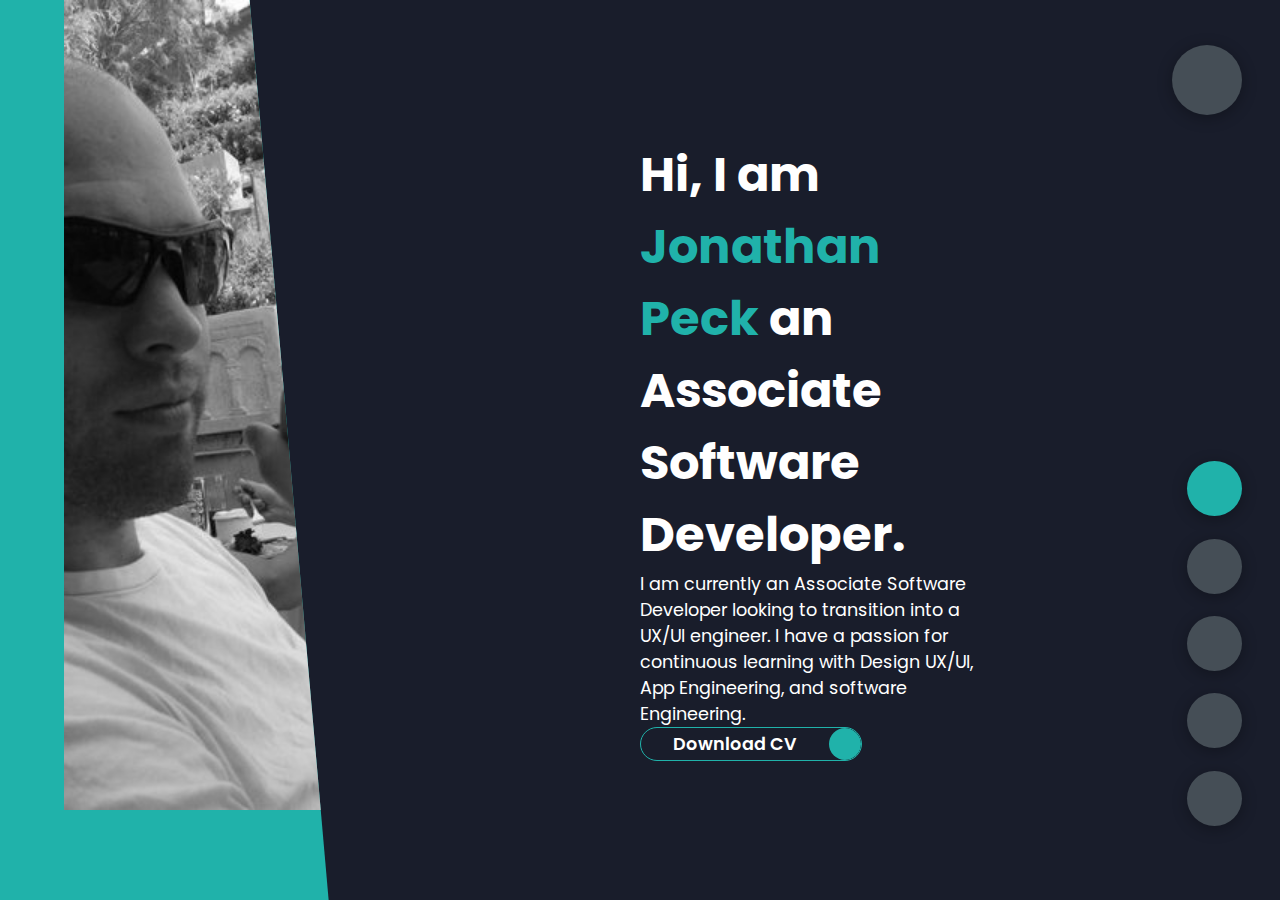
<file: index.html>
<!DOCTYPE html>
<html lang="en">
<head>
    <meta charset="UTF-8">
    <meta http-equiv="X-UA-Compatible" content="IE=edge">
    <meta name="viewport" content="width=device-width, initial-scale=1.0">
    <title>Portfolio</title>
    <link rel="stylesheet" href="styles/styles.css">
    <link rel="preconnect" href="https://fonts.googleapis.com">
<link rel="preconnect" href="https://fonts.gstatic.com" crossorigin>
<link href="https://fonts.googleapis.com/css2?family=Lora&family=Poppins&display=swap" rel="stylesheet">
<link rel="stylesheet" href="https://cdnjs.cloudflare.com/ajax/libs/font-awesome/6.2.1/css/all.min.css" integrity="sha512-MV7K8+y+gLIBoVD59lQIYicR65iaqukzvf/nwasF0nqhPay5w/9lJmVM2hMDcnK1OnMGCdVK+iQrJ7lzPJQd1w==" crossorigin="anonymous" referrerpolicy="no-referrer" />
</head>
<body class="main-content">
    <header class="section sec1 active" id="home">
        <div class="header-content">
            <div class="left-header">
                <div class="h-shape">
                    <div class="image">
                        <img src="img/selfPicture.jpeg" alt="">
                    </div>
                </div>
            </div>
            <div class="right-header">
                <h1 class="name">
                    Hi, I am <span>Jonathan Peck</span> an Associate Software Developer.
                </h1>
                <p>
                    I am currently an Associate Software Developer looking to transition into a UX/UI engineer. I have a passion for continuous learning with Design UX/UI, App Engineering, and software Engineering. 
                </p>
                <div class="btn-con">
                <a href="" class="main-btn">
                    <span class="btn-text">Download CV</span>
                    <span class="btn-icon"><i class="fa-solid fa-download"></i></span>
                </a>
                </div>
            </div>
        </div>
    </header>
    <main>
        <section class="section sec2" id="about">
            <div class="main-title">
                <h2>About <span>me</span><span class="bg-text">About me</span></h2>
                <div class="about-container">
                    <div class="left-about">
                        <h4>Upcoming UX/UI designer</h4>
                        <p>
                            Hi, I am Jonathan Peck. I am currently looking to use and grow my skills in the technology world. I started in the United States Army as an Information Technology Specialist. I served in this role for 4.5 years including overseas in high stress situations. I was tasked with everything from desktop support, networking and Administration. It was here that I gained my passion to grow my knowledge further. </br></br>
                            Upon exiting the military, I was hired in at Rocket Mortgage, then known as Quicken Loans, as a Desktop Specialist for company wide support and moved into an Executive position. During this time, I explored further opportunities that led me to a company training program called Grand Circus that taught but was not limited to C# and angular. When I completed the program, I became titled as an Associate Software Developer for 2 years. While working in this position I found a growing desire to learn more about front-end and UX/UI coding and worked closer with HTML, JavaScript and CSS on my team projects. 
                        </br></br>
                            I have a strong desire to continue growing my skills. There is always more to explore in creativity and I would like to show you what I can offer.
                        </p>
                        <div class="btn-con">
                            <a href="" class="main-btn">
                                <span class="btn-text">Download CV</span>
                                <span class="btn-icon"><i class="fa-solid fa-download"></i></span>
                            </a>
                        </div>
                    </div>
                    <div class="right-about">
                        <div class="about-item">
                            <div class="abt-text">
                                <p class="large-text">200+</p>
                                <p class="small-text">Stories <br/> Completed</p>
                                <p>
                                <br/>    
                                    Integrated Microsoft Graph API with React Big Calendar<br/></br>
                                    Maintained tools within our "Toolbox" of Applications<br/></br>
                                    various UX/UI changes to our static websites<br/></br>
                                    Custodian of documentation for all engineers within the family of companies
                                </p>
                            </div>
                        </div>
                        <div class="about-item">
                            <div class="abt-text">
                                <p class="large-text">2+</p>
                                <p class="small-text">Years <br/> Experience</p>
                                <p>
                                </br>
                                    UX/UI experience with static sites, redesigning UI and digital accessibility.<br/></br>
                                    Utilized Figma for creating a wireframe for redesign of static sites.</br></br>
                                    Responsible for building and maintaining static websites that houses supporting information for Engineers from hire to retire</br></br>
                                    Responsible for facilitating communication between third party vendors and integration with company tools.
                                </p>
                            </div>
                        </div>
                    </div>
                </div>
            </div>
            <div class="about-stats">
                <h4 class="stat-title">My Skills</h4>
                <div class="progress-bars"> 
                    <div class="progress-bar">
                        <p class="progress-title">Markdown</p>
                        <div class="progress-con">
                            <p class="prog-text">95%</p>
                            <div class="progress">
                                <span class="markdown"></span>
                            </div>
                        </div>
                 </div>   
                    <div class="progress-bar">
                            <p class="progress-title">HTML</p>
                            <div class="progress-con">
                                <p class="prog-text">80%</p>
                                <div class="progress">
                                    <span class="html"></span>
                                </div>
                            </div>
                     </div>
                    <div class="progress-bar">
                        <p class="progress-title">css</p>
                        <div class="progress-con">
                            <p class="prog-text">75%</p>
                            <div class="progress">
                                 <span class="css"></span>
                            </div>
                        </div>
                    </div>
                    <div class="progress-bar">
                        <p class="progress-title">Typsescript</p>
                           <div class="progress-con">
                                <p class="prog-text">55%</p>
                               <div class="progress">
                                   <span class="typespcript"></span>
                               </div>
                           </div>
                   </div>
                    <div class="progress-bar">
                         <p class="progress-title">Javascript</p>
                            <div class="progress-con">
                                 <p class="prog-text">45%</p>
                                <div class="progress">
                                    <span class="javaspcript"></span>
                                </div>
                            </div>
                    </div>
                   <div class="progress-bar">
                    <p class="progress-title">Angular</p>
                       <div class="progress-con">
                            <p class="prog-text">25%</p>
                           <div class="progress">
                               <span class="angular"></span>
                           </div>
                       </div>
               </div>
                    <div class="progress-bar">
                        <p class="progress-title">ReactJS</p>
                            <div class="progress-con">
                                 <p class="prog-text">50%</p>
                                 <div class="progress">
                                    <span class="react"></span>
                                </div>
                            </div>
                    </div>
                    <div class="progress-bar">
                        <p class="progress-title">C#</p>
                            <div class="progress-con">
                                 <p class="prog-text">50%</p>
                                 <div class="progress">
                                    <span class="csharp"></span>
                                </div>
                            </div>
                    </div>
               
                </div>
                
            </div>
            <h4 class="stat-title">My Timeline</h4>
            <div class="timeline">
                <div class="timeline-item">
                    <div class="tl-icon">
                        <i class="fa-sharp fa-solid fa-building"></i>
                    </div>
                    <p class="tl-duration">July 2021 - present</p>
                    <p>
                        Rocket Mortgage
                        Associate Software Developer
                    </p>
                </div>
                <div class="timeline-item">
                    <div class="tl-icon">
                        <i class="fa-sharp fa-solid fa-building"></i>
                    </div>
                    <p class="tl-duration">March 2021 - July 2021</p>
                    <p>
                        Grand Circus
                        Bootcamp
                    </p>
                </div>
                <div class="timeline-item">
                    <div class="tl-icon">
                        <i class="fa-sharp fa-solid fa-building"></i>
                    </div>
                    <p class="tl-duration">Septemer 2016 - March 2021</p>
                    <p>
                        Quicken Loans
                        Executive Desktop Support Technician
                    </p>
                </div>
                <div class="timeline-item">
                    <div class="tl-icon">
                        <i class="fa-sharp fa-solid fa-building"></i>
                    </div>
                    <p class="tl-duration">Feburary 2014 - Sept 2016</p>
                    <p>
                        Quicken Loans
                        Desktop Support Techincian
                    </p>
                </div>
                <div class="timeline-item">
                    <div class="tl-icon">
                        <i class="fa-sharp fa-solid fa-building"></i>
                    </div>
                    <p class="tl-duration">April 2009 - September 2013</p>
                    <p>
                        US Army
                        Information Technology Specialist
                    </p>
                </div>
            </div>
        </section>
        <section class="section sec3" id="portfolio">
            <div class="main-title">
                <h2>My <span>Portfolio</span><span class="bg-text">My Work</span></h2>
                <p class="port-text">
                    here is some of my work that i've done on various programming languages.
                </p>
                <div class="portfolios">
                    <div class="portfolio-item">
                        <div class="image">
                            <img src="img/workimage.jpeg" alt="">
                        </div>
                        <div class="hover-item">
                            <h3>Project Source</h3>
                            <div class="icons">
                                <a href="#" target="_blank" class="icon">
                                    <i class="fa-solid fa-square-up-right"></i>
                                </a>
                            </div>
                        </div>
                    </div>
                    <div class="portfolio-item">
                        <div class="image">
                            <img src="img/workimage.jpeg" alt="">
                        </div>
                        <div class="hover-item">
                            <h3>Project Source</h3>
                            <div class="icons">
                                <a href="#" target="_blank" class="icon">
                                    <i class="fa-solid fa-square-up-right"></i>
                                </a>
                            </div>
                        </div>
                    </div>
                    <div class="portfolio-item">
                        <div class="image">
                            <img src="img/workimage.jpeg" alt="">
                        </div>
                        <div class="hover-item">
                            <h3>Project Source</h3>
                            <div class="icons">
                                <a href="#" target="_blank" class="icon">
                                    <i class="fa-solid fa-square-up-right"></i>
                                </a>
                            </div>
                        </div>
                    </div>
                    <div class="portfolio-item">
                        <div class="image">
                            <img src="img/workimage.jpeg" alt="">
                        </div>
                        <div class="hover-item">
                            <h3>Project Source</h3>
                            <div class="icons">
                                <a href="#" target="_blank" class="icon">
                                    <i class="fa-solid fa-square-up-right"></i>
                                </a>
                            </div>
                        </div>
                    </div>
                </div>
            </div>
        </section>
        <section class="section sec4" id="blogs">
            <div class="blog-content">
                <div class="main-title">
                    <h2><span>Blogs</span><span class="bg-text">My Blogs</span></h2>
                </div>
            </div>
            <div class="blogs">
                <div class="blog">
                    <img src="img/blog.jpeg" alt="">
                    <div class="blog-text">
                        <h4>
                            Blog Title
                        </h4>
                        <p>
                            do a blog here
                            lorem ipsum
                        </p>
                    </div>
                </div>
                <div class="blog">
                    <img src="img/blog.jpeg" alt="">
                    <div class="blog-text">
                        <h4>
                            Blog Title
                        </h4>
                        <p>
                            do a blog here
                            lorem ipsum
                        </p>
                    </div>
                </div>
                <div class="blog">
                    <img src="img/blog.jpeg" alt="">
                    <div class="blog-text">
                        <h4>
                            Blog Title
                        </h4>
                        <p>
                            do a blog here
                            lorem ipsum
                        </p>
                    </div>
                </div>
                <div class="blog">
                    <img src="img/blog.jpeg" alt="">
                    <div class="blog-text">
                        <h4>
                            Blog Title
                        </h4>
                        <p>
                            do a blog here
                            lorem ipsum
                        </p>
                    </div>
                </div>
                <div class="blog">
                    <img src="img/blog.jpeg" alt="">
                    <div class="blog-text">
                        <h4>
                            Blog Title
                        </h4>
                        <p>
                            do a blog here
                            lorem ipsum
                        </p>
                    </div>
                </div>
                <div class="blog">
                    <img src="img/blog.jpeg" alt="">
                    <div class="blog-text">
                        <h4>
                            Blog Title
                        </h4>
                        <p>
                            do a blog here
                            lorem ipsum
                        </p>
                    </div>
                </div>
            </div>
        </section>
        <section class="section sec5 contact" id="contact">
            <div class="contact-container">
                <div class="main-title">
                    <h2>Contact <span>Me</span><span class="bg-text">Contact Me</span></h2>
                </div>
                <div class="contact-content-con">                
                    <div class="left-contact">
                        <h4>Contact me</h4>
                        <p>
                            fill in information to contact me
                        </p>
                        <div class="contact-info">
                            <div class="contact-item">
                                <div class="icon">
                                    <i class="fa-solid fa-envelope"></i>
                                    Email
                                </div>
                                <p>jonathan.peck19@gmail.com</p>
                            </div>
                            <div class="contact-item">
                                <div class="icon">
                                    <i class="fa-solid fa-phone"></i>
                                    Phone
                                </div>
                                <p>(248)-977-8624</p>
                            </div>
                        </div>
                        <div class="contact-icons">
                            <div class="contact-icon">
                                <a href="https://github.com/Jonathan-Peck" target="_blank">
                                    <i class="fa-brands fa-github"></i>
                                </a>
                                <a href="www.linkedin.com/in/jj-peck" target="_blank">
                                    <i class="fa-brands fa-linkedin"></i>
                                </a>
                            </div>
                        </div>
                    </div>
                    <div class="right-contact">
                        <form action="" class="contact-form">
                            <div class="input-control i-c-2">
                                <input type="text" required placeholder="Your Name">
                                <input type="email" required placeholder="Your Email">
                            </div>
                            <div class="input-control">
                                <input type="text" required placeholder="Enter Subject">
                            </div>
                            <div class="input-control">
                                <textarea name="" id="" cols="15" rows="8" placeholder="Message Here..."></textarea>
                            </div>
                            <div class="submit-btn">
                                <a href="" class="main-btn">
                                    <span class="btn-text">Download CV</span>
                                    <!-- <span class="btn-icon"><i class="fa-solid fa-download"></i></span> -->
                                </a>
                            </div>
                        </form>
                    </div>
                </div>
            </div>
        </section>
    </main>

    <div class="controls">
<div class="control control-1 active-btn" data-id="home">
    <i class="fa-solid fa-house"></i>
</div>
<div class="control control-2" data-id="about">
    <i class="fa-solid fa-user"></i>
</div>
<div class="control control-3" data-id="portfolio">
    <i class="fa-solid fa-briefcase"></i>
</div>
<div class="control control-4" data-id="blogs">
    <i class="fa-regular fa-newspaper"></i>
</div>
<div class="control control-5" data-id="contact">
    <i class="fa-solid fa-envelope"></i>
</div>
    </div>

    <div class="theme-btn">
        <i class="fa-solid fa-circle-half-stroke"></i>
    </div>

    <script src="app.js"></script>
</body>
</html>
</file>
<file: styles/styles.css>
* {
  margin: 0;
  padding: 0;
  box-sizing: border-box;
  list-style: none;
}

:root {
  --color-primary: #191d2b;
  --color-secondary: #20b2aa;
  --color-white: #FFF;
  --color-black: #000;
  --color-grey0: #f8f8f8;
  --color-grey-1: #dbe1e8;
  --color-grey-2: #b2becd;
  --color-grey-3: #6c7983;
  --color-grey-4: #454e56;
  --color-grey-5: #2a2e35;
  --color-grey-6: #12181b;
  --br-sm-2: 14px;
  --box-shadow-1: 0 3px 15px rgba(0,0,0,.3);
}

.light-mode {
  --color-primary: #FFF;
  --color-secondary: #20b2aa;
  --color-white: #2a2e35;
  --color-black: #000;
  --color-grey0: #f8f8f8;
  --color-grey-1: #12181b;
  --color-grey-2: #6c7983;
  --color-grey-3: #6c7983;
  --color-grey-4: #454e56;
  --color-grey-5: #b2becd;
  --color-grey-6: #12181b;
}

body {
  background-color: var(--color-primary);
  font-family: "Poppins", sans-serif;
  font-size: 1.1rem;
  color: var(--color-white);
  transition: all 0.4s ease-in-out;
}

a {
  display: inline-block;
  text-decoration: none;
  color: inherit;
  font-family: inherit;
}

header {
  height: 100vh;
  color: var(--color-white);
  overflow: hidden;
}

section {
  min-height: 100vh;
  width: 100%;
  position: absolute;
  left: 0;
  top: 0;
  padding: 3rem 18rem;
}

.section {
  transform: translate(-100%);
  transition: all 0.4s ease-in-out;
  background-color: var(--color-primary);
}

.sec1 {
  display: none;
  transform: translateY(0) scale(1);
}

.sec2 {
  display: none;
  transform: translateY(0) scale(1);
}

.sec3 {
  display: none;
  transform: translateY(0) scale(1);
}

.sec4 {
  display: none;
  transform: translateY(0) scale(1);
}

.sec5 {
  display: none;
  transform: translateY(0) scale(1);
}

.active {
  display: block;
  -webkit-animation: scaleAnim 1s ease-in-out;
          animation: scaleAnim 1s ease-in-out;
}
@-webkit-keyframes scaleAnim {
  0% {
    transform: translateY(-100%) scaleY(0);
  }
  100% {
    transform: translateY(0%) scaleY(1);
  }
}
@keyframes scaleAnim {
  0% {
    transform: translateY(-100%) scaleY(0);
  }
  100% {
    transform: translateY(0%) scaleY(1);
  }
}

.controls {
  position: fixed;
  z-index: 10;
  top: 50%;
  right: 3%;
  display: flex;
  flex-direction: column;
  align-items: center;
  justify-content: center;
  transform: translateY(-50);
}
.controls .active-btn {
  background-color: var(--color-secondary) !important;
  transition: all 0.4 ease-in-out;
}
.controls .active-btn i {
  color: var(--color-white) !important;
}
.controls .control {
  padding: 1rem;
  cursor: pointer;
  background-color: var(--color-grey-4);
  width: 55px;
  height: 55px;
  border-radius: 50%;
  display: flex;
  justify-content: center;
  align-items: center;
  margin: 0.7rem 0;
  box-shadow: var(--box-shadow-1);
}
.controls .control i {
  font-size: 1.2rem;
  color: var(--color-grey-2);
  pointer-events: none;
}

.theme-btn {
  top: 5%;
  right: 3%;
  width: 70px;
  height: 70px;
  border-radius: 50%;
  background-color: var(--color-grey-4);
  cursor: pointer;
  display: flex;
  align-items: center;
  justify-content: center;
  position: fixed;
  box-shadow: 0 3px 15px rgba(0, 0, 0, 0.3);
  transition: all 0.1s ease-in-out;
}
.theme-btn:active {
  transform: translateY(-5px);
}
.theme-btn i {
  font-size: 1.4rem;
  color: var(--color-grey-2);
  pointer-events: none;
}

/*Header-content*/
.header-content {
  display: grid;
  grid-template-columns: repeat(2, 1fr);
  min-height: 100vh;
}
.header-content .left-header {
  display: flex;
  align-items: center;
  position: relative;
}
.header-content .left-header .h-shape {
  transition: all 0.4s ease-in-out;
  width: 65%;
  height: 100%;
  background-color: var(--color-secondary);
  position: absolute;
  left: 0;
  top: 0;
  z-index: -1;
  -webkit-clip-path: polygon(0 0, 60% 0, 79% 100%, 0% 100%);
          clip-path: polygon(0 0, 60% 0, 79% 100%, 0% 100%);
}
.header-content .left-header .image {
  border-radius: var(--br-sm-2);
  height: 90%;
  width: 68%;
  margin-left: 4rem;
  transition: all 0.4s ease-in-out;
}
.header-content .left-header .image img {
  width: 100%;
  height: 100%;
  -o-object-fit: cover;
     object-fit: cover;
  transition: all 0.4s ease-in-out;
  filter: grayscale(100%);
}
.header-content .left-header .image img:hover {
  filter: grayscale(0);
}
.header-content .right-header {
  display: flex;
  flex-direction: column;
  justify-content: center;
  padding-right: 18rem;
}
.header-content .right-header .name {
  font-size: 3rem;
}
.header-content .right-header .name span {
  color: var(--color-secondary);
}
.header-content .right-header .name p {
  margin: 1.5rem 0;
  line-height: 2rem;
}

/*About*/
.about-container {
  display: grid;
  grid-template-columns: repeat(2, 1fr);
  padding-top: 3.5rem;
  padding-bottom: 5rem;
}
.about-container .right-about {
  display: grid;
  grid-template-columns: repeat(2, 1fr);
  grid-gap: 2rem;
}
.about-container .right-about .about-item {
  border: 1px solid var(--color-grey-5);
  border-radius: 5px;
  transition: all 0.4s ease-in-out;
  box-shadow: 1px 2px 15px rgba(0, 0, 0, 0.1);
}
.about-container .right-about .about-item:hover {
  cursor: default;
  transform: translateY(-5px);
  border: 1px solid var(--color-secondary);
  box-shadow: 1px 4px 15px rgba(0, 0, 0, 0.32);
}
.about-container .right-about .about-item .abt-text {
  padding: 1.5rem;
  display: flex;
  flex-direction: column;
}
.about-container .right-about .about-item .abt-text .large-text {
  font-size: 3rem;
  font-weight: 700;
  color: var(--color-secondary);
}
.about-container .right-about .about-item .abt-text .small-text {
  padding-left: 3rem;
  position: relative;
  text-transform: uppercase;
  font-size: 1.2rem;
  letter-spacing: 2px;
}
.about-container .right-about .about-item .abt-text .small-text::before {
  content: "";
  position: absolute;
  left: 0;
  top: 15px;
  width: 2rem;
  height: 2px;
  background-color: var(--color-grey-5);
}
.about-container .left-about {
  padding-right: 5rem;
}
.about-container .left-about p {
  line-height: 2rem;
  padding: 1rem;
  color: var(--color-grey-1);
}
.about-container .left-about h4 {
  font-size: 2rem;
  text-transform: uppercase;
}

.about-stats {
  padding-bottom: 4rem;
}
.about-stats .progress-bars {
  display: grid;
  grid-template-columns: repeat(2, 1fr);
  grid-gap: 2rem;
}
.about-stats .progress-bars .progress-bar {
  display: flex;
  flex-direction: column;
}
.about-stats .progress-bars .progress-bar .prog-title {
  text-transform: uppercase;
  font-weight: 500;
}
.about-stats .progress-bars .progress-bar .progress-con {
  display: flex;
  align-items: center;
}
.about-stats .progress-bars .progress-bar .progress-con .prog-text {
  color: var(--color-grey-2);
}
.about-stats .progress-bars .progress-bar .progress-con .progress {
  width: 100%;
  height: 0.45rem;
  background-color: var(--color-grey-4);
  margin-left: 1rem;
  position: relative;
}
.about-stats .progress-bars .progress-bar .progress-con .progress span {
  position: absolute;
  top: 0;
  left: 0;
  height: 100%;
  background-color: var(--color-secondary);
  transition: all 0.4 ease-in-out;
  width: 60%;
}
.about-stats .progress-bars .progress-bar .progress-con .progress .html {
  width: 80%;
}
.about-stats .progress-bars .progress-bar .progress-con .progress .css {
  width: 75%;
}
.about-stats .progress-bars .progress-bar .progress-con .progress .react {
  width: 50%;
}
.about-stats .progress-bars .progress-bar .progress-con .progress .javascript {
  width: 45%;
}
.about-stats .progress-bars .progress-bar .progress-con .progress .typescript {
  width: 55%;
}
.about-stats .progress-bars .progress-bar .progress-con .progress .angular {
  width: 25%;
}
.about-stats .progress-bars .progress-bar .progress-con .progress .csharp {
  width: 50%;
}
.about-stats .progress-bars .progress-bar .progress-con .progress .markdown {
  width: 95%;
}

.stat-title {
  text-transform: uppercase;
  font-size: 1.4rem;
  text-align: center;
  padding: 3.5rem 0;
  position: relative;
}
.stat-title::before {
  content: "";
  position: absolute;
  left: 50%;
  top: 0;
  width: 40%;
  height: 1px;
  background-color: var(--color-grey-5);
  transform: translateX(-50%);
}

/*Timeline*/
.timeline {
  display: grid;
  grid-template-columns: repeat(2, 1fr);
  grid-gap: 2rem;
  padding-bottom: 3rem;
}
.timeline .timeline-item {
  position: relative;
  padding-left: 3rem;
  border-left: 1px solid var(--color-grey-5);
}
.timeline .timeline-item .tl-icon {
  position: absolute;
  left: -27px;
  top: 0;
  background-color: var(--color-secondary);
  width: 50px;
  height: 50px;
  border-radius: 50%;
  display: flex;
  align-items: center;
  justify-content: center;
}
.timeline .timeline-item .tl-icon i {
  font-size: 1.3rem;
}
.timeline .timeline-item .tl-duration {
  padding: 0.2rem 0.6rem;
  background-color: var(--color-grey-5);
  border-radius: 15px;
  display: inline-block;
  font-size: 0.8rem;
  text-transform: uppercase;
  font-weight: 500;
}
.timeline .timeline-item h5 {
  padding: 1rem 0;
  text-transform: uppercase;
  font-size: 1.3rem;
  font-weight: 600;
}
.timeline .timeline-item h5 span {
  color: var(--color-grey-2);
  font-weight: 500;
  font-size: 1.2rem;
}
.timeline .timeline-item p {
  color: var(--color-grey-2);
}

/*Portfolios*/
.prot-text {
  padding: 2rem 0;
  text-align: center;
}

.portfolios {
  display: grid;
  grid-template-columns: repeat(3, 1fr);
  grid-gap: 2rem;
  margin-top: 3rem;
}
.portfolios .portfolio-item {
  position: relative;
}
.portfolios .portfolio-item img {
  width: 100%;
  height: 300px;
  -o-object-fit: cover;
     object-fit: cover;
  border-radius: 15px;
}
.portfolios .portfolio-item .hover-item {
  width: 100%;
  height: 100%;
  background-color: var(--color-secondary);
  position: absolute;
  left: 0;
  top: 0;
  border-radius: 15px;
  display: flex;
  justify-content: center;
  align-items: center;
  flex-direction: column;
  opacity: 0;
  transform: scale(0);
  transition: all 0.4 ease-in-out;
}
.portfolios .portfolio-item .hover-item h3 {
  font-size: 1.5rem;
  color: var(--color-white);
  margin-bottom: 1.5rem;
}
.portfolios .portfolio-item .hover-item .icons {
  display: flex;
  justify-content: center;
  align-items: center;
}
.portfolios .portfolio-item .hover-item .icons .icon {
  background-color: var(--color-primary);
  border-radius: 50%;
  width: 50px;
  height: 50px;
  display: flex;
  align-items: center;
  justify-content: center;
  margin: 0 1rem;
}
.portfolios .portfolio-item .hover-item .icons .icon i {
  font-size: 1.5rem;
  color: var(--color-white);
  margin: 0 1rem;
}
.portfolios .portfolio-item .hover-item .icons .icon:hover {
  background-color: var(--color-white);
}
.portfolios .portfolio-item .hover-item .icons .icon:hover i {
  color: var(--color-primary);
}

.portfolio-item:hover .hover-item {
  opacity: 1;
  transform: scale(1);
}

/*Blogs Section*/
.blogs {
  display: grid;
  grid-template-columns: repeat(3, 1fr);
  grid-gap: 2rem;
  margin-top: 3rem;
}
.blogs .blog {
  position: relative;
  background-color: var(--color-grey-5);
  border-radius: 5px;
  box-shadow: 1px 1px 20px rgba(0, 0, 0, 0.1);
  transition: all 0.4s ease-in-out;
}
.blogs .blog:hover {
  box-shadow: 1px 1px 20px rgba(0, 0, 0, 0.3);
  transform: translateY(-5px);
  transition: all 0.4s ease-in-out;
}
.blogs .blog:hover img {
  filter: grayscale(0);
  transform: scale(1.1);
  box-shadow: 0px 4px 15px rgba(0, 0, 0, 0.8);
}
.blogs .blog img {
  width: 100%;
  height: 300px;
  -o-object-fit: cover;
     object-fit: cover;
  border-top-left-radius: 5px;
  border-top-right-radius: 5px;
  filter: grayscale(100%);
  transition: all 0.4s ease-in-out;
}
.blogs .blog .blog-text {
  margin-top: -7px;
  padding: 1.1rem;
  border-top: 8px solid var(--color-secondary);
}
.blogs .blog .blog-text h4 {
  font-size: 1.5rem;
  margin-bottom: 0.7rem;
  transition: all 0.4 ease-in-out;
  cursor: pointer;
}
.blogs .blog .blog-text h4:hover {
  color: var(--color-secondary);
}
.blogs .blog .blog-text p {
  color: var(--color-grey-2);
  line-height: 2rem;
  padding-bottom: 1rem;
}

/*Contact Section*/
.contact-content-con {
  display: flex;
  padding-top: 3.5rem;
}
.contact-content-con .left-contact {
  flex: 2;
}
.contact-content-con .left-contact h4 {
  margin-top: 1rem;
  font-size: 2rem;
  text-transform: uppercase;
}
.contact-content-con .left-contact p {
  margin: 1rem 0;
  line-height: 2rem;
}
.contact-content-con .left-contact .contact-info .contact-item {
  display: flex;
  align-items: center;
  justify-content: space-between;
}
.contact-content-con .left-contact .contact-info .contact-item p {
  margin: 0.3rem 0 !important;
  padding: 0 !important;
}
.contact-content-con .left-contact .contact-info .contact-item .icon {
  display: grid;
  grid-template-columns: 40px 1fr;
}
.contact-content-con .left-contact .contact-info .contact-item .icon i {
  display: flex;
  align-items: center;
  font-size: 1.3rem;
}
.contact-content-con .left-contact .contact-icon {
  display: flex;
  margin-top: 2rem;
}
.contact-content-con .left-contact .contact-icon a {
  display: flex;
  align-items: center;
  color: var(--color-white);
  background-color: var(--color-grey-5);
  cursor: pointer;
  justify-content: center;
  width: 50px;
  height: 50px;
  border-radius: 50%;
  margin: 0 0.4rem;
  transition: all 0.4s ease-in-out;
}
.contact-content-con .left-contact .contact-icon a:hover {
  background-color: var(--color-secondary);
}
.contact-content-con .left-contact .contact-icon a:hover i {
  color: var(--color-primary);
}
.contact-content-con .left-contact .contact-icon a i {
  display: flex;
  align-items: center;
  justify-content: center;
  font-size: 1.3rem;
}
.contact-content-con .right-contact {
  flex: 3;
  margin-left: 3rem;
}
.contact-content-con .right-contact .input-control {
  margin: 1.5rem 0;
}
.contact-content-con .right-contact .input-control input, .contact-content-con .right-contact .input-control textarea {
  border-radius: 30px;
  font-weight: inherit;
  font-size: inherit;
  font-family: inherit;
  padding: 0.8rem 1.1rem;
  outline: none;
  border: none;
  background-color: var(--color-grey-5);
  width: 100%;
  color: var(--color-white);
  resize: none;
}
.contact-content-con .right-contact .i-c-2 {
  display: flex;
}
.contact-content-con .right-contact .i-c-2 :last-child {
  margin-left: 1.5rem;
}
.contact-content-con .right-contact .submit-btn {
  display: flex;
  justify-content: flex-start;
}

/*Independant components*/
.btn-con {
  display: flex;
  align-self: flex-start;
}

.main-btn {
  border-radius: 30px;
  color: inherit;
  font-weight: 600;
  position: relative;
  border: 1px solid var(--color-secondary);
  display: flex;
  align-self: flex-start;
  display: flex;
  align-items: center;
  overflow: hidden;
}
.main-btn .btn-text {
  padding: 0 2rem;
}
.main-btn .btn-icon {
  background-color: var(--color-secondary);
  display: flex;
  align-items: center;
  justify-content: center;
  border-radius: 50%;
  padding: 1rem;
}
.main-btn::before {
  content: "";
  position: absolute;
  top: 0;
  right: 0;
  transform: translateX(-100%);
  transition: all 0.4s ease-in-out;
  z-index: -1;
}
.main-btn:hover::before {
  width: 100%;
  height: 100%;
  background-color: var(--color-secondary);
  transform: translateX(0);
}

.main-title {
  text-align: center;
}
.main-title h2 {
  position: relative;
  text-transform: uppercase;
  font-size: 4rem;
  font-weight: 700;
}
.main-title h2 span {
  color: var(--color-secondary);
}
.main-title h2 .bg-text {
  position: absolute;
  top: 50%;
  left: 50%;
  color: var(--color-grey-5);
  transition: all 0.4s ease-in-out;
  z-index: -1;
  transform: translate(-50%, -50%);
  font-weight: 800;
  font-size: 6.3rem;
}

@media screen and (max-width: 1432px) {
  header {
    padding: 0 !important;
  }
  .section {
    padding: 7rem 11rem;
  }
  .contact-content-con {
    flex-direction: column;
  }
  .contact-content-con .right-contact {
    margin-left: 0;
    margin-top: 2.5rem;
  }
  .contact-content-con .right-contact .i-c-2 {
    flex-direction: column;
  }
  .contact-content-con .right-contact .i-c-2 :last-child {
    margin-left: 0;
    margin-top: 1.5rem;
  }
}
@media screen and (max-width: 1070px) {
  .about-container {
    grid-template-columns: 1fr;
  }
  .about-container .right-about {
    padding-top: 2.5rem;
  }
  .portfolios {
    grid-template-columns: 1fr 1fr;
  }
  .blogs {
    grid-template-columns: 1fr 1fr;
  }
  .main-title h2 {
    font-size: 4rem;
  }
  .main-title h2 span {
    font-size: 4rem;
  }
  .main-title h2 .bg-text {
    font-size: 5rem;
  }
}
@media screen and (max-width: 970px) {
  header {
    padding: 0;
  }
  header .right-header {
    padding: 0 !important;
  }
  .theme-btn {
    width: 50px;
    height: 50px;
  }
  .header-content {
    grid-template-columns: 1fr;
  }
  .left-header .h-shape {
    display: none;
  }
  .right-header {
    grid-row: 1;
    width: 90%;
    margin: auto;
  }
  .right-header .name {
    font-size: 2.5rem !important;
  }
  .header-content .left-header .image {
    margin: 0 auto;
    width: 90%;
  }
  .controls {
    top: auto;
    bottom: 0;
    flex-direction: row;
    justify-content: center;
    left: 50%;
    transform: translateX(-50%);
    width: 100%;
    background-color: var(--color-grey-5);
  }
  .controls .control {
    margin: 0.6rem 1rem;
  }
}
@media screen and (max-width: 700) {
  .section {
    padding: 7rem 3rem;
  }
  .about-stats .progress-bars {
    grid-template-columns: 1fr;
  }
  .main-title h2 {
    font-size: 3rem;
  }
  .main-title h2 span {
    font-size: 3rem;
  }
  .main-title h2 .bg-text {
    font-size: 4rem;
  }
}
@media screen and (max-width: 600px) {
  .about-container {
    grid-template-columns: 1fr;
  }
  .about-container .right-about {
    grid-template-columns: 1fr;
    padding-top: 2.5rem;
  }
  .about-container .left-about {
    padding-right: 0;
  }
  .about-container .left-about p {
    padding-left: 0;
  }
  .timeline {
    grid-template-columns: 1fr;
    padding-bottom: 6rem;
  }
  .portfolios {
    grid-template-columns: 1fr;
    padding-bottom: 6trm;
  }
  .blogs {
    grid-template-columns: 1fr;
    padding-bottom: 6rem;
  }
  .main-title h2 {
    font-size: 2rem;
  }
  .main-title h2 span {
    font-size: 2.5rem;
  }
  .main-title h2 .bg-text {
    font-size: 3rem;
  }
  .section {
    padding: 2rem 2.5rem;
  }
}/*# sourceMappingURL=styles.css.map */
</file>
